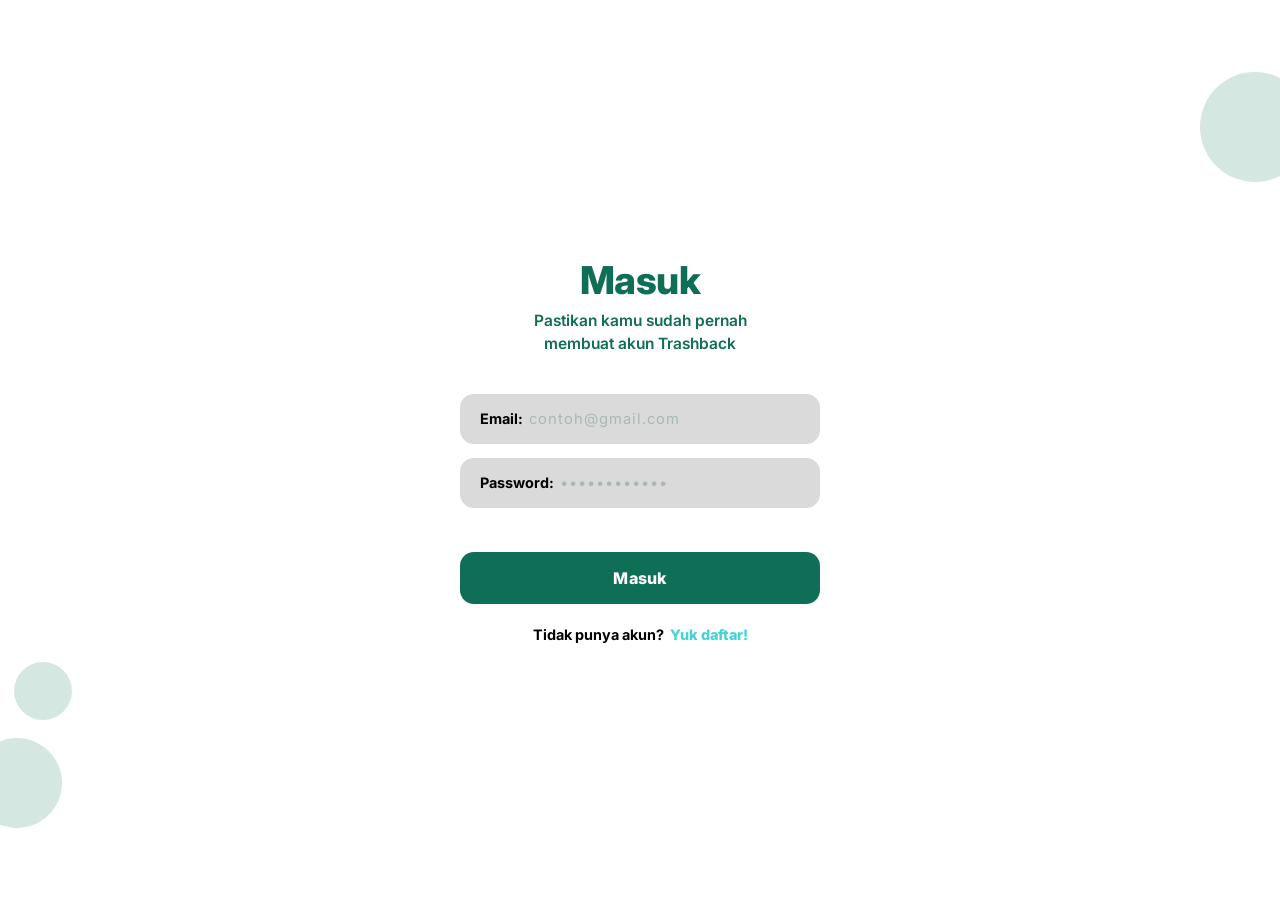
<file: index.html>
<!DOCTYPE html>
<html lang="id">

<head>
  <meta charset="UTF-8" />
  <meta name="viewport" content="width=device-width, initial-scale=1.0" />
  <title>Trashback - Login Screen</title>
  <link rel="stylesheet" href="assets/css/daftar-masuk.css" />
  <link href="https://fonts.googleapis.com/css2?family=Inter:wght@400;600;700;800" rel="stylesheet" />
</head>

<body class="page-masuk">

  <!-- Hiasan gelembung hijau -->
  <div class="blob blob-tr-1"></div>
  <div class="blob blob-bl-1"></div>
  <div class="blob blob-bl-2"></div>

  <div class="card">
    <h1 class="title">Masuk</h1>
    <p class="subtitle">Pastikan kamu sudah pernah<br />membuat akun Trashback</p>

    <form id="masukForm" novalidate>
      <div class="input-group">
        <span class="input-label">Email:</span>
        <input type="email" id="email" name="email" placeholder="contoh@gmail.com" autocomplete="email" required />
      </div>

      <div class="input-group">
        <span class="input-label">Password:</span>
        <input type="password" id="password" name="password" placeholder="••••••••••••" autocomplete="current-password"
          required />
      </div>

      <p class="error-msg" id="errorMsg"></p>

      <button type="submit" class="btn-primary">Masuk</button>
    </form>

    <p class="switch-auth">
      Tidak punya akun?&nbsp;
      <a href="pages/daftar.html" class="link-accent">Yuk daftar!</a>
    </p>
  </div>

  <script src="assets/js/script.js"></script>
</body>

</html>
</file>
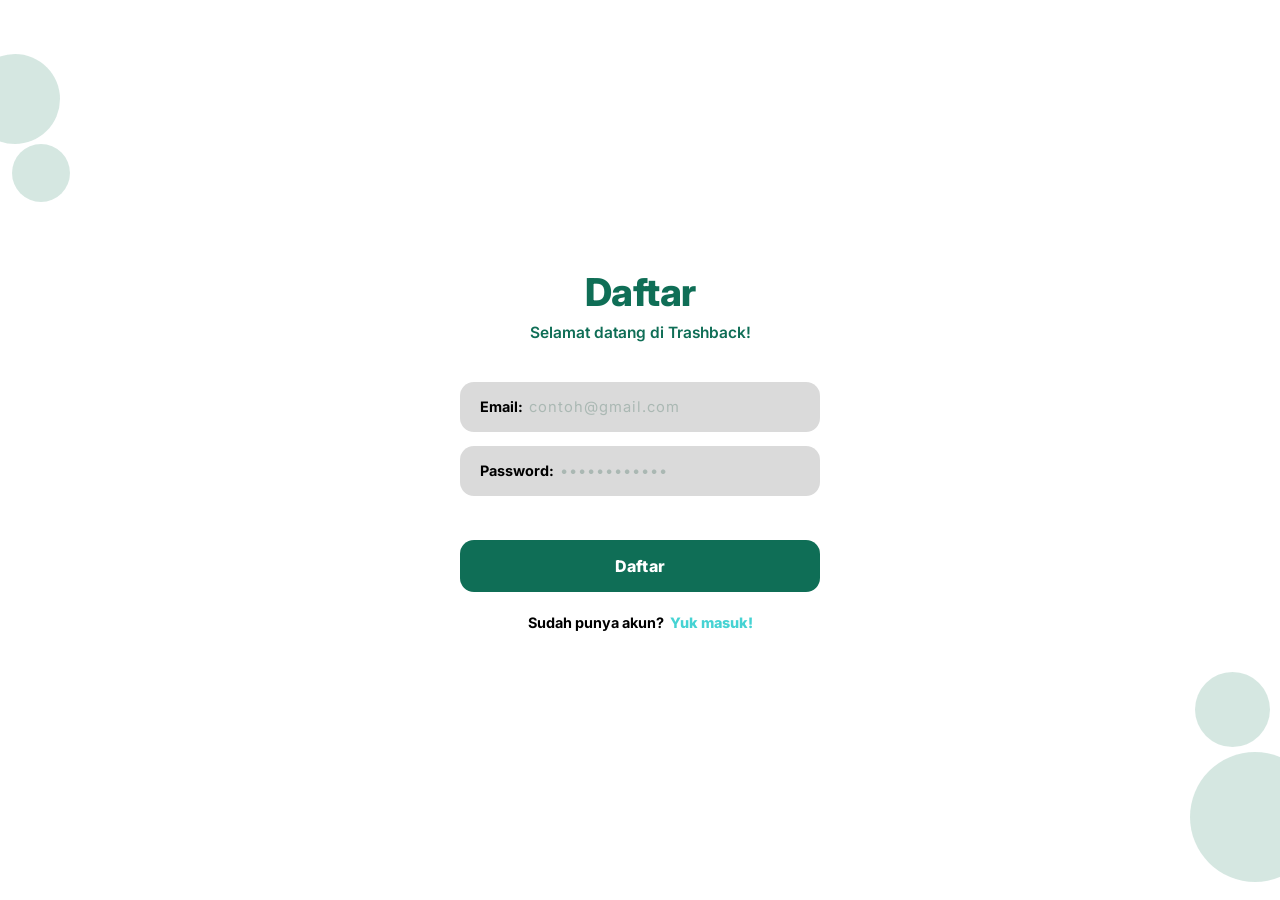
<file: pages/daftar.html>
<!DOCTYPE html>
<html lang="id">

<head>
  <meta charset="UTF-8" />
  <meta name="viewport" content="width=device-width, initial-scale=1.0" />
  <title>Trashback - Register Screen</title>
  <link rel="stylesheet" href="../assets/css/daftar-masuk.css" />
  <link href="https://fonts.googleapis.com/css2?family=Inter:wght@400;600;700;800" rel="stylesheet" />
</head>

<body class="page-daftar">

  <!-- Hiasan gelembung hijau -->
  <div class="blob blob-tl-1"></div>
  <div class="blob blob-tl-2"></div>
  <div class="blob blob-br-1"></div>
  <div class="blob blob-br-2"></div>

  <div class="card">
    <h1 class="title">Daftar</h1>
    <p class="subtitle">Selamat datang di Trashback!</p>

    <form id="daftarForm" novalidate>
      <div class="input-group">
        <span class="input-label">Email:</span>
        <input type="email" id="email" name="email" placeholder="contoh@gmail.com" autocomplete="email" required />
      </div>

      <div class="input-group">
        <span class="input-label">Password:</span>
        <input type="password" id="password" name="password" placeholder="••••••••••••" autocomplete="new-password"
          required />
      </div>

      <p class="error-msg" id="errorMsg"></p>

      <button type="submit" class="btn-primary">Daftar</button>
    </form>

    <p class="switch-auth">
      Sudah punya akun?&nbsp;
      <a href="../index.html" class="link-accent">Yuk masuk!</a>
    </p>
  </div>

  <script src="../assets/js/script.js"></script>
</body>

</html>
</file>
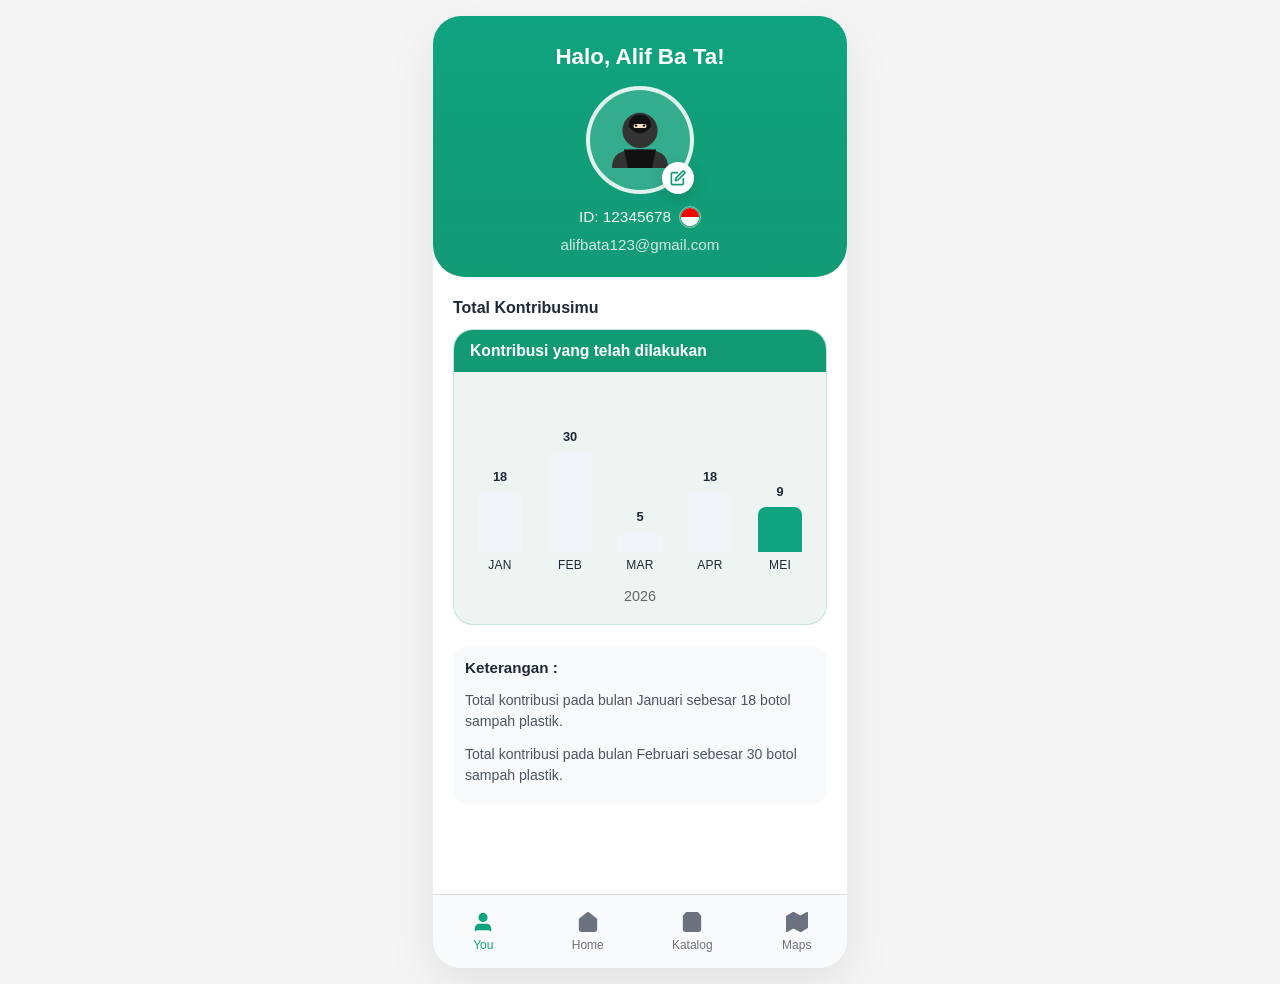
<file: pages/you.html>
<!DOCTYPE html>
<html lang="id">
<head>
    <meta charset="UTF-8">
    <meta name="viewport" content="width=device-width, initial-scale=1.0">
    <title>Trashback - Profil Anda</title>
    <link rel="stylesheet" href="../assets/css/you.css">
</head>
<body>

    <div class="phone-container">
        <div class="header">
            <h1>Halo, Alif Ba Ta!</h1>
            
            <div class="avatar-container">
                <div class="avatar">
                    <svg viewBox="0 0 100 100">
                        <circle cx="50" cy="38" r="22" fill="#333"/>
                        <path d="M50,18 C42,18 36,24 36,32 C36,34 40,40 50,42 C60,40 64,34 64,32 C64,24 58,18 50,18 Z" fill="#111"/>
                        <rect x="42" y="30" width="16" height="5" rx="2" fill="#ffe0bd"/>
                        <circle cx="45" cy="32" r="1.5" fill="#000"/>
                        <circle cx="55" cy="32" r="1.5" fill="#000"/>
                        <path d="M15,85 C15,65 30,62 50,62 C70,62 85,65 85,85 Z" fill="#333"/>
                        <path d="M30,62 L70,62 L65,85 L35,85 Z" fill="#111"/>
                    </svg>
                </div>
                <div class="edit-badge">
                    <svg viewBox="0 0 24 24" width="16" height="16" fill="none" stroke="currentColor" stroke-width="2.5" stroke-linecap="round" stroke-linejoin="round">
                        <path d="M11 4H4a2 2 0 0 0-2 2v14a2 2 0 0 0 2 2h14a2 2 0 0 0 2-2v-7"></path>
                        <path d="M18.5 2.5a2.121 2.121 0 0 1 3 3L12 15l-4 1 1-4 9.5-9.5z"></path>
                    </svg>
                </div>
            </div>

            <div class="user-id-container">
                <span class="user-id">ID: 12345678</span>
                <div class="flag">
                    <svg viewBox="0 0 20 20" width="20" height="20">
                        <circle cx="10" cy="10" r="9" fill="#fff" stroke="#ccc" stroke-width="0.5"/>
                        <clipPath id="circle-clip">
                            <circle cx="10" cy="10" r="9"/>
                        </clipPath>
                        <g clip-path="url(#circle-clip)">
                            <rect x="0" y="1" width="20" height="9" fill="#ff0000"/>
                            <rect x="0" y="10" width="20" height="9" fill="#ffffff"/>
                        </g>
                    </svg>
                </div>
            </div>
            
            <div class="email">alifbata123@gmail.com</div>
        </div>

        <div class="content">
            <div class="section-title">Total Kontribusimu</div>

            <div class="chart-card">
                <div class="chart-header">
                    Kontribusi yang telah dilakukan
                </div>
                <div class="chart-body">
                    <div class="graph-container">
                        <div class="graph-column">
                            <div class="bar-value">18</div>
                            <div class="bar bar-jan"></div>
                            <div class="bar-label">Jan</div>
                        </div>
                        <div class="graph-column">
                            <div class="bar-value">30</div>
                            <div class="bar bar-feb"></div>
                            <div class="bar-label">Feb</div>
                        </div>
                        <div class="graph-column">
                            <div class="bar-value">5</div>
                            <div class="bar bar-mar"></div>
                            <div class="bar-label">Mar</div>
                        </div>
                        <div class="graph-column">
                            <div class="bar-value">18</div>
                            <div class="bar bar-apr"></div>
                            <div class="bar-label">Apr</div>
                        </div>
                        <div class="graph-column">
                            <div class="bar-value">9</div>
                            <div class="bar bar-mei"></div>
                            <div class="bar-label">Mei</div>
                        </div>
                    </div>
                    <div class="chart-year">2026</div>
                </div>
            </div>

            <div class="description-section">
                <div class="desc-title">Keterangan :</div>
                <div class="desc-item">Total kontribusi pada bulan Januari sebesar 18 botol sampah plastik.</div>
                <div class="desc-item">Total kontribusi pada bulan Februari sebesar 30 botol sampah plastik.</div>
            </div>
        </div>

        <div class="bottom-nav">
            <a href="you.html" class="nav-item active">
                <svg class="nav-icon" viewBox="0 0 24 24" fill="none" stroke="currentColor" stroke-width="2" stroke-linecap="round" stroke-linejoin="round">
                    <path d="M20 21v-2a4 4 0 0 0-4-4H8a4 4 0 0 0-4 4v2"></path>
                    <circle cx="12" cy="7" r="4"></circle>
                </svg>
                You
            </a>
            <a href="index.html" class="nav-item">
                <svg class="nav-icon" viewBox="0 0 24 24" fill="none" stroke="currentColor" stroke-width="2" stroke-linecap="round" stroke-linejoin="round">
                    <path d="M3 9l9-7 9 7v11a2 2 0 0 1-2 2H5a2 2 0 0 1-2-2z"></path>
                    <polyline points="9 22 9 12 15 12 15 22"></polyline>
                </svg>
                Home
            </a>
            <a href="karya.html" class="nav-item">
                <svg class="nav-icon" viewBox="0 0 24 24" fill="none" stroke="currentColor" stroke-width="2" stroke-linecap="round" stroke-linejoin="round">
                    <path d="M6 2L3 6v14a2 2 0 0 0 2 2h14a2 2 0 0 0 2-2V6l-3-4z"></path>
                    <line x1="3" y1="6" x2="21" y2="6"></line>
                    <path d="M16 10a4 4 0 0 1-8 0"></path>
                </svg>
                Katalog
            </a>
            <a href="maps.html" class="nav-item">
                <svg class="nav-icon" viewBox="0 0 24 24" fill="none" stroke="currentColor" stroke-width="2" stroke-linecap="round" stroke-linejoin="round">
                    <polygon points="1 6 1 22 8 18 16 22 23 18 23 2 16 6 8 2 1 6"></polygon>
                    <line x1="8" y1="2" x2="8" y2="18"></line>
                    <line x1="16" y1="6" x2="16" y2="22"></line>
                </svg>
                Maps
            </a>
        </div>
    </div>

</body>
</html>
</file>
<file: assets/css/daftar-masuk.css>
:root {
  --green-dark:   #0F6E56;   /* warna 1: judul, subtitle, tombol bg */
  --green-mid:    #0d5e49;   /* button hover (sedikit lebih gelap)   */
  --green-light:  #b2d4c8;   /* blob dekoratif                       */
  --green-accent: #46D3D3;   /* warna 5: "Yuk Masuk / Yuk Daftar"   */
  --bg:           #ffffff;
  --text-main:    #000000;   /* warna 3: label input, teks biasa     */
  --text-sub:     #0F6E56;   /* warna 1: subtitle                    */
  --input-bg:     #DADADA;   /* warna 2: kolom email & password      */
  --input-border: transparent;
  --input-focus:  #0F6E56;
  --btn-text:     #FFFFFF;   /* warna 4: teks di dalam tombol        */
  --error:        #d94f4f;
  --radius-card:  24px;
  --radius-input: 14px;
  --radius-btn:   14px;
}

/*Reset & Base*/
*, *::before, *::after { box-sizing: border-box; margin: 0; padding: 0; }

html, body {
  height: 100%;
  font-family: 'Inter', sans-serif;
  background: var(--bg);
  color: var(--text-main);
  overflow: hidden;          /* prevent scroll on mobile-ish viewport */
}

body {
  display: flex;
  align-items: center;
  justify-content: center;
  min-height: 100vh;
  position: relative;
}

/*Decorative Blobs*/
.blob {
  position: fixed;
  border-radius: 50%;
  background: var(--green-light);
  opacity: 0.55;
  pointer-events: none;
  z-index: 0;
}

/*Daftar page blobs (atas kiri + bawah kanan)*/
.page-daftar .blob-tl-1 { width: 90px;  height: 90px;  top: 6%;   left: -30px; }
.page-daftar .blob-tl-2 { width: 58px;  height: 58px;  top: 16%;  left: 12px;  }
.page-daftar .blob-br-1 { width: 130px; height: 130px; bottom: 2%;  right: -40px; }
.page-daftar .blob-br-2 { width: 75px;  height: 75px;  bottom: 17%; right: 10px;  }

/*Masuk page blobs (atas kanan + bawah kiri)*/
.page-masuk .blob-tr-1  { width: 110px; height: 110px; top: 8%;   right: -30px; }
.page-masuk .blob-bl-1  { width: 90px;  height: 90px;  bottom: 8%; left: -28px; }
.page-masuk .blob-bl-2  { width: 58px;  height: 58px;  bottom: 20%; left: 14px; }

/*Card*/
.card {
  position: relative;
  z-index: 1;
  width: min(360px, 92vw);
  display: flex;
  flex-direction: column;
  align-items: center;
  gap: 0;
  animation: fadeUp 0.5s ease both;
}

@keyframes fadeUp {
  from { opacity: 0; transform: translateY(22px); }
  to   { opacity: 1; transform: translateY(0);    }
}

/*Typography*/
.title {
  font-size: 2.4rem;
  font-weight: 800;
  color: var(--green-dark);
  letter-spacing: -0.5px;
  margin-bottom: 6px;
  text-align: center;
}

.subtitle {
  font-size: 0.97rem;
  font-weight: 600;
  color: var(--text-sub);
  text-align: center;
  line-height: 1.5;
  margin-bottom: 38px;
}

/*Form*/
form {
  width: 100%;
  display: flex;
  flex-direction: column;
  gap: 14px;
}

.input-group {
  display: flex;
  align-items: center;
  background: var(--input-bg);
  border-radius: var(--radius-input);
  padding: 14px 18px;
  border: 2px solid var(--input-border);
  transition: border-color 0.2s;
}

.input-group:focus-within {
  border-color: var(--input-focus);
}

.input-label {
  font-weight: 700;
  font-size: 0.9rem;
  color: var(--text-main);
  white-space: nowrap;
  margin-right: 6px;
}

.input-group input {
  flex: 1;
  border: none;
  background: transparent;
  outline: none;
  font-family: 'Inter', sans-serif;
  font-size: 0.92rem;
  color: var(--text-main);
}

.input-group input::placeholder {
  color: #aab8b3;
  letter-spacing: 1px;
}

/*Error*/
.error-msg {
  font-size: 0.82rem;
  font-weight: 600;
  color: var(--error);
  text-align: center;
  min-height: 1.1em;
  margin-top: -4px;
}

/*Button*/
.btn-primary {
  width: 100%;
  padding: 16px;
  background: var(--green-dark);
  color: var(--btn-text);
  border: none;
  border-radius: var(--radius-btn);
  font-family: 'Inter', sans-serif;
  font-size: 1rem;
  font-weight: 800;
  letter-spacing: 0.3px;
  cursor: pointer;
  transition: background 0.2s, transform 0.1s;
  margin-top: 6px;
}

.btn-primary:hover  { background: var(--green-mid); }
.btn-primary:active { transform: scale(0.97); }

/*Switch Auth*/
.switch-auth {
  font-size: 0.9rem;
  font-weight: 700;
  color: var(--text-main);
  margin-top: 22px;
  text-align: center;
}

.link-accent {
  color: var(--green-accent);
  text-decoration: none;
  font-weight: 800;
  transition: opacity 0.15s;
}

.link-accent:hover { opacity: 0.75; text-decoration: underline; }
</file>
<file: assets/css/you.css>
:root {
  --primary: #10a37f;
  --primary-dark: #129a75;
  --bg: #f5f5f5;
  --card-bg: #eef4f1;
  --text-dark: #1f2937;
  --text-light: rgba(255, 255, 255, 0.9);
  --gray-light: #f2f5f7;
}

* {
  margin: 0;
  padding: 0;
  box-sizing: border-box;
}

body {
  font-family: "Inter", Arial, sans-serif;
  background: var(--bg);
  display: flex;
  justify-content: center;
  align-items: flex-start;
  min-height: 100vh;
  padding: 16px;
  color: var(--text-dark);
}

.phone-container {
  width: 100%;
  max-width: 414px;
  background: white;
  border-radius: 28px;
  box-shadow: 0 18px 50px rgba(0, 0, 0, 0.08);
  overflow: hidden;
  display: flex;
  flex-direction: column;
}

/* Header Section */
.header {
  background: linear-gradient(180deg, var(--primary) 0%, var(--primary-dark) 100%);
  color: white;
  text-align: center;
  padding: 28px 20px 24px;
  border-bottom-left-radius: 32px;
  border-bottom-right-radius: 32px;
}

.header h1 {
  font-size: 1.4rem;
  font-weight: 700;
  margin-bottom: 16px;
}

.avatar-container {
  position: relative;
  width: 108px;
  height: 108px;
  margin: 0 auto 12px;
}

.avatar {
  width: 100%;
  height: 100%;
  background: rgba(255, 255, 255, 0.15);
  border-radius: 50%;
  border: 4px solid rgba(255, 255, 255, 0.85);
  display: flex;
  align-items: center;
  justify-content: center;
}

.avatar svg {
  width: 80%;
  height: 80%;
}

.edit-badge {
  position: absolute;
  right: 0;
  bottom: 0;
  width: 32px;
  height: 32px;
  background: white;
  border-radius: 50%;
  display: flex;
  align-items: center;
  justify-content: center;
  box-shadow: 0 6px 16px rgba(0, 0, 0, 0.12);
  cursor: pointer;
  color: var(--primary-dark);
}

.edit-badge svg {
  width: 16px;
  height: 16px;
  stroke: var(--primary-dark);
}

.user-id-container {
  display: flex;
  align-items: center;
  justify-content: center;
  gap: 8px;
  margin-bottom: 8px;
  opacity: 0.95;
}

.user-id {
  font-size: 0.96rem;
  font-weight: 500;
}

.flag {
  width: 22px;
  height: 22px;
  border-radius: 50%;
  overflow: hidden;
  border: 1px solid rgba(255, 255, 255, 0.5);
}

.flag svg {
  width: 100%;
  height: 100%;
}

.email {
  font-size: 0.95rem;
  opacity: 0.8;
}

/* Content Section */
.content {
  padding: 22px 20px 90px;
  flex: 1;
  overflow-y: auto;
}

.section-title {
  font-size: 1rem;
  font-weight: 700;
  color: var(--text-dark);
  margin-bottom: 12px;
}

.chart-card {
  background: var(--card-bg);
  border: 1px solid rgba(16, 163, 127, 0.18);
  border-radius: 20px;
  overflow: hidden;
  margin-bottom: 22px;
}

.chart-header {
  background: var(--primary-dark);
  color: white;
  padding: 12px 16px;
  font-weight: 700;
  font-size: 0.98rem;
}

.chart-body {
  padding: 20px 16px;
  display: flex;
  flex-direction: column;
  gap: 16px;
}

.graph-container {
  display: flex;
  justify-content: space-between;
  align-items: flex-end;
  gap: 10px;
  height: 180px;
}

.graph-column {
  flex: 1;
  display: flex;
  flex-direction: column;
  align-items: center;
  gap: 6px;
  height: 100%;
  justify-content: flex-end;
}

.bar-value {
  font-size: 0.8rem;
  font-weight: 700;
  color: var(--text-dark);
  min-height: 20px;
  display: flex;
  align-items: center;
}

.bar {
  width: 100%;
  max-width: 44px;
  background: var(--gray-light);
  border-radius: 8px 8px 0 0;
  min-height: 10px;
}

.bar-jan { height: 60px; }
.bar-feb { height: 100px; }
.bar-mar { height: 20px; }
.bar-apr { height: 60px; }
.bar-mei { 
  height: 45px;
  background: var(--primary);
}

.bar-label {
  font-size: 0.75rem;
  color: var(--text-dark);
  font-weight: 500;
  text-transform: uppercase;
  letter-spacing: 0.02em;
}

.chart-year {
  text-align: center;
  font-size: 0.9rem;
  color: #666;
  font-weight: 500;
}

/* Description Section */
.description-section {
  background: #f9fafb;
  border-radius: 12px;
  padding: 12px 0;
}

.desc-title {
  font-weight: 700;
  font-size: 0.95rem;
  color: var(--text-dark);
  padding: 0 12px;
  margin-bottom: 8px;
}

.desc-item {
  font-size: 0.88rem;
  color: #4b5563;
  line-height: 1.5;
  padding: 6px 12px;
}

/* Bottom Navigation */
.bottom-nav {
  position: sticky;
  bottom: 0;
  width: 100%;
  background: #f8fafb;
  border-top: 1px solid #d7dde0;
  padding: 8px 0;
  display: flex;
  justify-content: space-around;
  align-items: center;
  gap: 4px;
}

.nav-item {
  display: flex;
  flex-direction: column;
  align-items: center;
  gap: 5px;
  text-decoration: none;
  color: #6b7280;
  font-size: 0.75rem;
  font-weight: 500;
  padding: 8px 12px;
  flex: 1;
  justify-content: center;
  cursor: pointer;
  border: none;
  background: transparent;
}

.nav-item.active {
  color: var(--primary);
}

.nav-icon {
  width: 22px;
  height: 22px;
  fill: currentColor;
  stroke: currentColor;
}

@media (max-width: 480px) {
  body {
    padding: 12px;
  }

  .content {
    padding-bottom: 90px;
  }

  .graph-container {
    height: 160px;
  }
}
</file>
